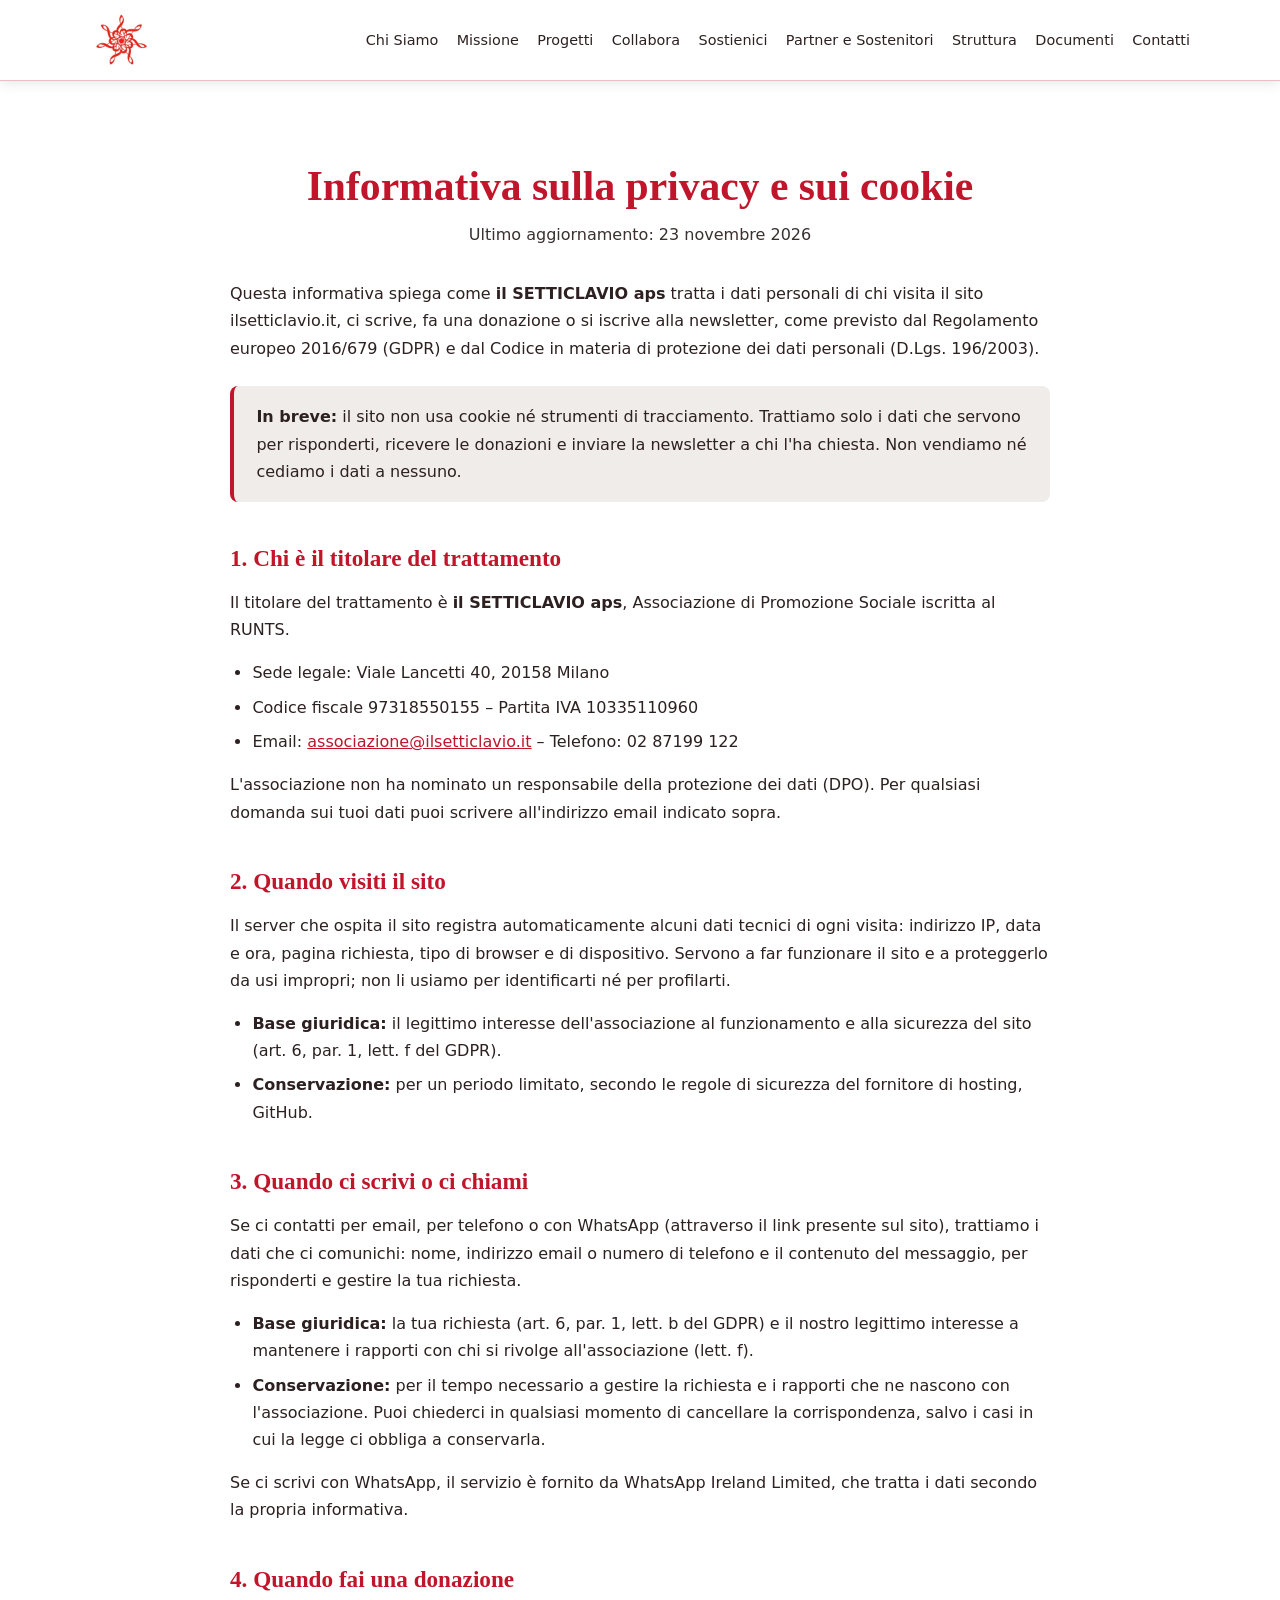
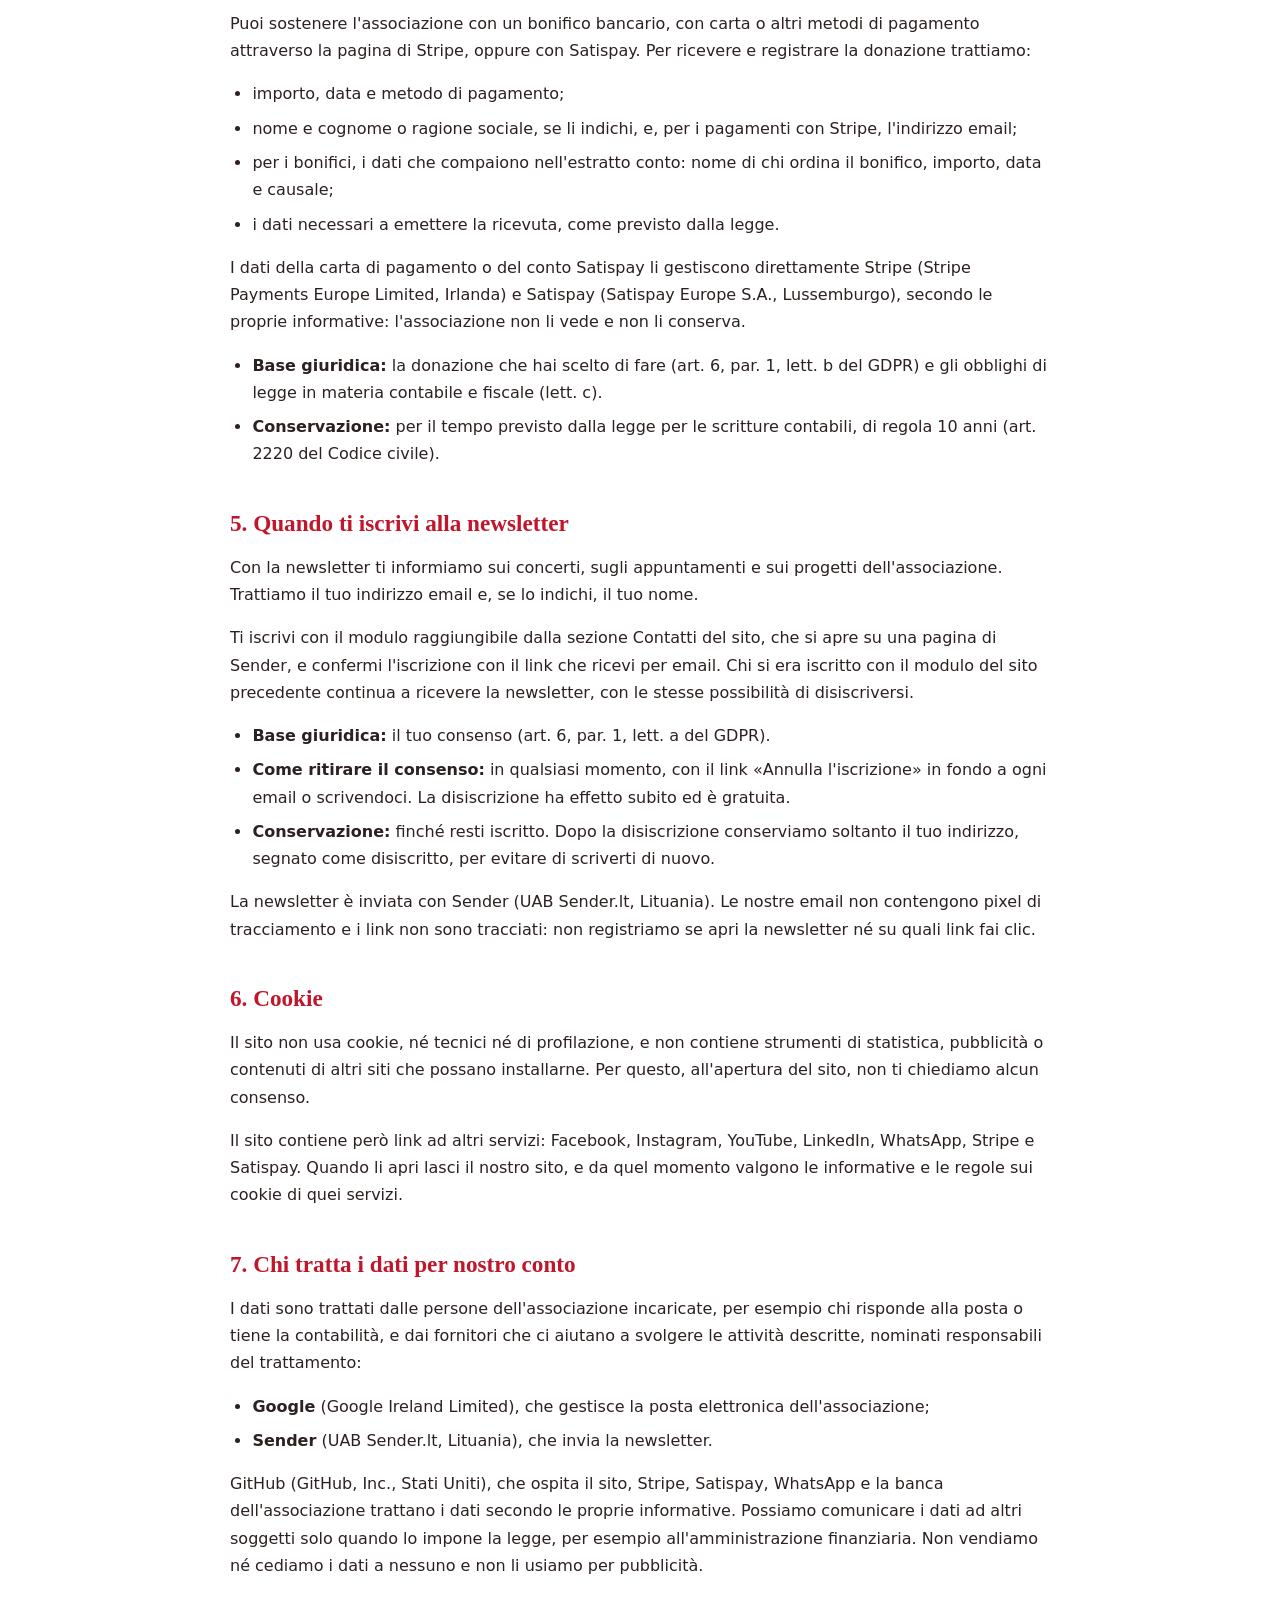
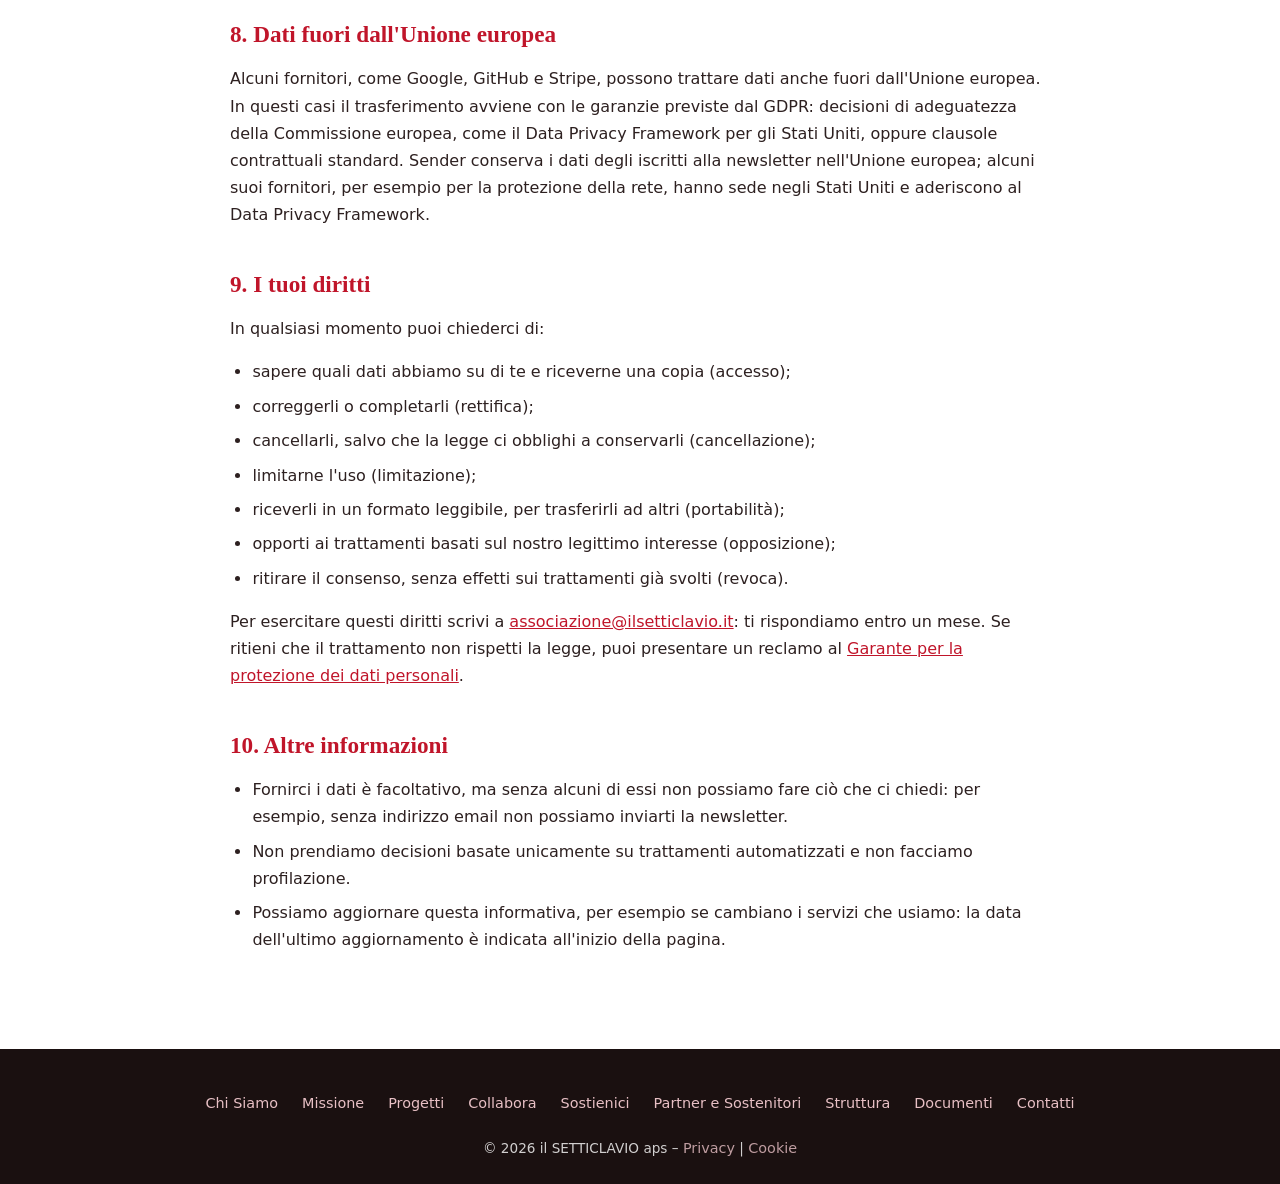
<file: privacy.html>
<!DOCTYPE html>
<html lang="it">
<head>
  <meta charset="UTF-8" />
  <meta name="viewport" content="width=device-width, initial-scale=1.0" />
  <title>Privacy e cookie – il SETTICLAVIO aps</title>
  <meta name="description" content="Informativa sulla privacy e sui cookie de il SETTICLAVIO aps: quali dati trattiamo, perché, per quanto tempo e come esercitare i tuoi diritti." />
  <meta name="robots" content="index, follow" />
  <meta name="theme-color" content="#c0152a" />
  <link rel="icon" href="favicon.ico" sizes="any" />
  <link rel="icon" type="image/png" sizes="32x32" href="assets/images/favicon-32x32.png" />
  <link rel="icon" type="image/png" sizes="16x16" href="assets/images/favicon-16x16.png" />
  <link rel="apple-touch-icon" sizes="180x180" href="assets/images/apple-touch-icon.png" />
  <link rel="canonical" href="https://ilsetticlavio.it/privacy.html" />
  <link rel="stylesheet" href="assets/css/style.css?v=202610301726" />
  <style>
    .informativa { max-width: 820px; margin: 0 auto; }
    .informativa h1 { font-size: clamp(1.8rem, 4vw, 2.6rem); color: var(--red); text-align: center; margin-bottom: .5rem; }
    .informativa .aggiornamento { text-align: center; color: var(--gray-700); margin-bottom: 2rem; }
    .informativa h2 { text-align: left; font-size: 1.45rem; margin: 2.6rem 0 1rem; scroll-margin-top: 6rem; }
    .informativa ul { list-style: disc; padding-left: 1.4rem; margin: 1rem 0; }
    .informativa li + li { margin-top: .45rem; }
    .informativa ul + p { margin-top: 1rem; }
    .informativa .in-breve { background: var(--gray-100); border-left: 4px solid var(--red); border-radius: var(--radius); padding: 1.1rem 1.4rem; margin-top: 1.5rem; }
  </style>
</head>
<body>
  <header class="site-header" id="top">
    <div class="container header-inner">
      <a href="index.html" class="logo" aria-label="il SETTICLAVIO aps – homepage">
        <img src="assets/images/logo-header.jpg" alt="il SETTICLAVIO aps – logo" width="66" height="56" />
      </a>

      <button class="nav-toggle" id="navToggle" aria-expanded="false" aria-controls="mainNav" aria-label="Apri menu">
        <span></span><span></span><span></span>
      </button>

      <nav class="main-nav" id="mainNav" aria-label="Navigazione principale">
        <ul>
          <li><a href="index.html#chi-siamo">Chi Siamo</a></li>
          <li><a href="index.html#missione">Missione</a></li>
          <li><a href="index.html#progetti">Progetti</a></li>
          <li><a href="index.html#collabora">Collabora</a></li>
          <li><a href="index.html#sostienici">Sostienici</a></li>
          <li><a href="index.html#partner">Partner e Sostenitori</a></li>
          <li><a href="index.html#struttura">Struttura</a></li>
          <li><a href="index.html#documenti">Documenti</a></li>
          <li><a href="index.html#contatti">Contatti</a></li>
        </ul>
      </nav>
    </div>
  </header>

  <main id="main">
    <section class="section" aria-label="Informativa sulla privacy e sui cookie">
      <div class="container informativa">
<h1>Informativa sulla privacy e sui cookie</h1>
<p class="aggiornamento">Ultimo aggiornamento: 23 novembre 2026</p>
<p>Questa informativa spiega come <strong>il SETTICLAVIO aps</strong> tratta i dati personali di chi visita il sito ilsetticlavio.it, ci scrive, fa una donazione o si iscrive alla newsletter, come previsto dal Regolamento europeo 2016/679 (GDPR) e dal Codice in materia di protezione dei dati personali (D.Lgs. 196/2003).</p>
<p class="in-breve"><strong>In breve:</strong> il sito non usa cookie né strumenti di tracciamento. Trattiamo solo i dati che servono per risponderti, ricevere le donazioni e inviare la newsletter a chi l&#x27;ha chiesta. Non vendiamo né cediamo i dati a nessuno.</p>
<h2 id="titolare">1. Chi è il titolare del trattamento</h2>
<p>Il titolare del trattamento è <strong>il SETTICLAVIO aps</strong>, Associazione di Promozione Sociale iscritta al RUNTS.</p>
<ul><li>Sede legale: Viale Lancetti 40, 20158 Milano</li><li>Codice fiscale 97318550155 – Partita IVA 10335110960</li><li>Email: <a href="mailto:associazione@ilsetticlavio.it">associazione@ilsetticlavio.it</a> – Telefono: 02 87199 122</li></ul>
<p>L&#x27;associazione non ha nominato un responsabile della protezione dei dati (DPO). Per qualsiasi domanda sui tuoi dati puoi scrivere all&#x27;indirizzo email indicato sopra.</p>
<h2 id="navigazione">2. Quando visiti il sito</h2>
<p>Il server che ospita il sito registra automaticamente alcuni dati tecnici di ogni visita: indirizzo IP, data e ora, pagina richiesta, tipo di browser e di dispositivo. Servono a far funzionare il sito e a proteggerlo da usi impropri; non li usiamo per identificarti né per profilarti.</p>
<ul><li><strong>Base giuridica:</strong> il legittimo interesse dell&#x27;associazione al funzionamento e alla sicurezza del sito (art. 6, par. 1, lett. f del GDPR).</li><li><strong>Conservazione:</strong> per un periodo limitato, secondo le regole di sicurezza del fornitore di hosting, GitHub.</li></ul>
<h2 id="contatti">3. Quando ci scrivi o ci chiami</h2>
<p>Se ci contatti per email, per telefono o con WhatsApp (attraverso il link presente sul sito), trattiamo i dati che ci comunichi: nome, indirizzo email o numero di telefono e il contenuto del messaggio, per risponderti e gestire la tua richiesta.</p>
<ul><li><strong>Base giuridica:</strong> la tua richiesta (art. 6, par. 1, lett. b del GDPR) e il nostro legittimo interesse a mantenere i rapporti con chi si rivolge all&#x27;associazione (lett. f).</li><li><strong>Conservazione:</strong> per il tempo necessario a gestire la richiesta e i rapporti che ne nascono con l&#x27;associazione. Puoi chiederci in qualsiasi momento di cancellare la corrispondenza, salvo i casi in cui la legge ci obbliga a conservarla.</li></ul>
<p>Se ci scrivi con WhatsApp, il servizio è fornito da WhatsApp Ireland Limited, che tratta i dati secondo la propria informativa.</p>
<h2 id="donazioni">4. Quando fai una donazione</h2>
<p>Puoi sostenere l&#x27;associazione con un bonifico bancario, con carta o altri metodi di pagamento attraverso la pagina di Stripe, oppure con Satispay. Per ricevere e registrare la donazione trattiamo:</p>
<ul><li>importo, data e metodo di pagamento;</li><li>nome e cognome o ragione sociale, se li indichi, e, per i pagamenti con Stripe, l&#x27;indirizzo email;</li><li>per i bonifici, i dati che compaiono nell&#x27;estratto conto: nome di chi ordina il bonifico, importo, data e causale;</li><li>i dati necessari a emettere la ricevuta, come previsto dalla legge.</li></ul>
<p>I dati della carta di pagamento o del conto Satispay li gestiscono direttamente Stripe (Stripe Payments Europe Limited, Irlanda) e Satispay (Satispay Europe S.A., Lussemburgo), secondo le proprie informative: l&#x27;associazione non li vede e non li conserva.</p>
<ul><li><strong>Base giuridica:</strong> la donazione che hai scelto di fare (art. 6, par. 1, lett. b del GDPR) e gli obblighi di legge in materia contabile e fiscale (lett. c).</li><li><strong>Conservazione:</strong> per il tempo previsto dalla legge per le scritture contabili, di regola 10 anni (art. 2220 del Codice civile).</li></ul>
<h2 id="newsletter">5. Quando ti iscrivi alla newsletter</h2>
<p>Con la newsletter ti informiamo sui concerti, sugli appuntamenti e sui progetti dell&#x27;associazione. Trattiamo il tuo indirizzo email e, se lo indichi, il tuo nome.</p>
<p>Ti iscrivi con il modulo raggiungibile dalla sezione Contatti del sito, che si apre su una pagina di Sender, e confermi l&#x27;iscrizione con il link che ricevi per email. Chi si era iscritto con il modulo del sito precedente continua a ricevere la newsletter, con le stesse possibilità di disiscriversi.</p>
<ul><li><strong>Base giuridica:</strong> il tuo consenso (art. 6, par. 1, lett. a del GDPR).</li><li><strong>Come ritirare il consenso:</strong> in qualsiasi momento, con il link «Annulla l&#x27;iscrizione» in fondo a ogni email o scrivendoci. La disiscrizione ha effetto subito ed è gratuita.</li><li><strong>Conservazione:</strong> finché resti iscritto. Dopo la disiscrizione conserviamo soltanto il tuo indirizzo, segnato come disiscritto, per evitare di scriverti di nuovo.</li></ul>
<p>La newsletter è inviata con Sender (UAB Sender.lt, Lituania). Le nostre email non contengono pixel di tracciamento e i link non sono tracciati: non registriamo se apri la newsletter né su quali link fai clic.</p>
<h2 id="cookie">6. Cookie</h2>
<p>Il sito non usa cookie, né tecnici né di profilazione, e non contiene strumenti di statistica, pubblicità o contenuti di altri siti che possano installarne. Per questo, all&#x27;apertura del sito, non ti chiediamo alcun consenso.</p>
<p>Il sito contiene però link ad altri servizi: Facebook, Instagram, YouTube, LinkedIn, WhatsApp, Stripe e Satispay. Quando li apri lasci il nostro sito, e da quel momento valgono le informative e le regole sui cookie di quei servizi.</p>
<h2 id="destinatari">7. Chi tratta i dati per nostro conto</h2>
<p>I dati sono trattati dalle persone dell&#x27;associazione incaricate, per esempio chi risponde alla posta o tiene la contabilità, e dai fornitori che ci aiutano a svolgere le attività descritte, nominati responsabili del trattamento:</p>
<ul><li><strong>Google</strong> (Google Ireland Limited), che gestisce la posta elettronica dell&#x27;associazione;</li><li><strong>Sender</strong> (UAB Sender.lt, Lituania), che invia la newsletter.</li></ul>
<p>GitHub (GitHub, Inc., Stati Uniti), che ospita il sito, Stripe, Satispay, WhatsApp e la banca dell&#x27;associazione trattano i dati secondo le proprie informative. Possiamo comunicare i dati ad altri soggetti solo quando lo impone la legge, per esempio all&#x27;amministrazione finanziaria. Non vendiamo né cediamo i dati a nessuno e non li usiamo per pubblicità.</p>
<h2 id="estero">8. Dati fuori dall&#x27;Unione europea</h2>
<p>Alcuni fornitori, come Google, GitHub e Stripe, possono trattare dati anche fuori dall&#x27;Unione europea. In questi casi il trasferimento avviene con le garanzie previste dal GDPR: decisioni di adeguatezza della Commissione europea, come il Data Privacy Framework per gli Stati Uniti, oppure clausole contrattuali standard. Sender conserva i dati degli iscritti alla newsletter nell&#x27;Unione europea; alcuni suoi fornitori, per esempio per la protezione della rete, hanno sede negli Stati Uniti e aderiscono al Data Privacy Framework.</p>
<h2 id="diritti">9. I tuoi diritti</h2>
<p>In qualsiasi momento puoi chiederci di:</p>
<ul><li>sapere quali dati abbiamo su di te e riceverne una copia (accesso);</li><li>correggerli o completarli (rettifica);</li><li>cancellarli, salvo che la legge ci obblighi a conservarli (cancellazione);</li><li>limitarne l&#x27;uso (limitazione);</li><li>riceverli in un formato leggibile, per trasferirli ad altri (portabilità);</li><li>opporti ai trattamenti basati sul nostro legittimo interesse (opposizione);</li><li>ritirare il consenso, senza effetti sui trattamenti già svolti (revoca).</li></ul>
<p>Per esercitare questi diritti scrivi a <a href="mailto:associazione@ilsetticlavio.it">associazione@ilsetticlavio.it</a>: ti rispondiamo entro un mese. Se ritieni che il trattamento non rispetti la legge, puoi presentare un reclamo al <a href="https://www.garanteprivacy.it" target="_blank" rel="noopener noreferrer">Garante per la protezione dei dati personali</a>.</p>
<h2 id="altro">10. Altre informazioni</h2>
<ul><li>Fornirci i dati è facoltativo, ma senza alcuni di essi non possiamo fare ciò che ci chiedi: per esempio, senza indirizzo email non possiamo inviarti la newsletter.</li><li>Non prendiamo decisioni basate unicamente su trattamenti automatizzati e non facciamo profilazione.</li><li>Possiamo aggiornare questa informativa, per esempio se cambiano i servizi che usiamo: la data dell&#x27;ultimo aggiornamento è indicata all&#x27;inizio della pagina.</li></ul>
      </div>
    </section>
  </main>

  <footer class="site-footer">
    <div class="container footer-inner">
      <nav aria-label="Link footer">
        <ul>
          <li><a href="index.html#chi-siamo">Chi Siamo</a></li>
          <li><a href="index.html#missione">Missione</a></li>
          <li><a href="index.html#progetti">Progetti</a></li>
          <li><a href="index.html#collabora">Collabora</a></li>
          <li><a href="index.html#sostienici">Sostienici</a></li>
          <li><a href="index.html#partner">Partner e Sostenitori</a></li>
          <li><a href="index.html#struttura">Struttura</a></li>
          <li><a href="index.html#documenti">Documenti</a></li>
          <li><a href="index.html#contatti">Contatti</a></li>
        </ul>
      </nav>
      <p class="footer-copy">
        © <span id="year"></span> il SETTICLAVIO aps –
        <a href="privacy.html">Privacy</a> |
        <a href="privacy.html#cookie">Cookie</a>
      </p>
    </div>
  </footer>

  <a href="#top" class="back-to-top" id="backToTop" aria-label="Torna in cima">↑</a>

  <script src="assets/js/main.js?v=202610301726"></script>
</body>
</html>
</file>
<file: assets/css/style.css>
/* ===========================
   RESET & BASE
   =========================== */
*, *::before, *::after { box-sizing: border-box; margin: 0; padding: 0; }

:root {
  --red:       #c0152a;
  --red-dark:  #8e0f1f;
  --red-light: #e8c0c5;
  --white:     #ffffff;
  --off-white: #f7f4f2;
  --gray-100:  #f0ecea;
  --gray-700:  #3a3030;
  --gray-900:  #1a1010;
  --text:      #2d2020;
  --radius:    8px;
  --shadow:    0 2px 12px rgba(0,0,0,.10);
  --shadow-lg: 0 8px 24px rgba(0,0,0,.14);
  --transition: .25s ease;
  --max-w:     1100px;
  --font:      'Georgia', 'Times New Roman', serif;
  --font-ui:   system-ui, -apple-system, sans-serif;
}

html { scroll-behavior: smooth; }

body {
  font-family: var(--font-ui);
  font-size: 1rem;
  line-height: 1.7;
  color: var(--text);
  background: var(--white);
}

img { max-width: 100%; height: auto; display: block; }
a  { color: var(--red); text-decoration: underline; }
a:hover { color: var(--red-dark); }

ul { list-style: none; }

/* ===========================
   TYPOGRAPHY
   =========================== */
h1, h2, h3, h4 {
  font-family: var(--font);
  line-height: 1.25;
  color: var(--gray-900);
}
h1 { font-size: clamp(2rem, 5vw, 3.5rem); }
h2 {
  font-size: clamp(1.6rem, 3vw, 2.4rem);
  color: var(--red);
  margin-bottom: 1.5rem;
  text-align: center;
}
h3 { font-size: 1.2rem; margin-bottom: .6rem; }
h4 { font-size: 1rem; margin-bottom: .4rem; }

p + p { margin-top: 1rem; }

.section-intro {
  max-width: 820px;
  margin: 0 auto 1.2rem;
  text-align: center;
  font-size: 1.05rem;
  color: var(--gray-700);
}

.impact-callout {
  max-width: 760px;
  margin: 1.5rem auto 0;
  padding: 1.6rem 1.8rem;
  background: var(--white);
  border-left: 4px solid var(--red);
  border-radius: var(--radius);
  box-shadow: var(--shadow);
}
.impact-callout p { margin: 0; }
.impact-callout-lead {
  font-size: 1.15rem;
  color: var(--gray-900);
  line-height: 1.5;
}
.impact-callout-lead strong { color: var(--red); }
.impact-callout-body {
  margin-top: .7rem !important;
  color: var(--gray-700);
  font-size: 1rem;
}
.impact-callout-body strong { color: var(--red-dark); }
.section-lead {
  text-align: center;
  font-size: 1.05rem;
  color: var(--red-dark);
  margin: 0 auto 1rem;
  font-family: var(--font);
  font-style: italic;
}
.section-subtitle {
  text-align: center;
  font-size: 1.3rem;
  color: var(--red-dark);
  margin-bottom: 1rem;
}

/* ===========================
   LAYOUT
   =========================== */
.container {
  width: min(var(--max-w), 100% - 2rem);
  margin-inline: auto;
}

.section       { padding: 5rem 0; }
.section-alt   { background: var(--gray-100); }
.section-dark  { background: var(--red); color: var(--white); }
.section-dark h2 { color: var(--white); }
.section-dark a  { color: var(--red-light); }
.section-dark a:hover { color: var(--white); }

.section-cta   { text-align: center; margin-top: 2.5rem; }

.two-col   { display: grid; grid-template-columns: 1fr 1fr; gap: 3rem; align-items: start; }
.three-col { display: grid; grid-template-columns: repeat(3, 1fr); gap: 2rem; margin-top: 2.5rem; }
.four-col  { display: grid; grid-template-columns: repeat(4, 1fr); gap: 1.5rem; }

@media (max-width: 900px) {
  .two-col   { grid-template-columns: 1fr; }
  .three-col { grid-template-columns: 1fr 1fr; }
  .four-col  { grid-template-columns: 1fr 1fr; }
}
@media (max-width: 540px) {
  .three-col, .four-col { grid-template-columns: 1fr; }
}

/* ===========================
   BUTTONS
   =========================== */
.btn {
  display: inline-block;
  padding: .7rem 1.6rem;
  border-radius: var(--radius);
  font-family: var(--font-ui);
  font-size: .95rem;
  font-weight: 600;
  text-decoration: none;
  cursor: pointer;
  border: 2px solid transparent;
  transition: background var(--transition), color var(--transition), border-color var(--transition), transform var(--transition);
}
.btn:hover { transform: translateY(-1px); }
.btn-primary  { background: var(--red); color: var(--white); border-color: var(--red); }
.btn-primary:hover  { background: var(--red-dark); border-color: var(--red-dark); color: var(--white); }
.btn-outline  { background: transparent; color: var(--red); border-color: var(--red); }
.btn-outline:hover  { background: var(--red); color: var(--white); }
.btn-secondary { background: var(--white); color: var(--red); border-color: var(--white); }
.btn-secondary:hover { background: var(--off-white); }

.btn-donate {
  display: inline-flex;
  align-items: center;
  gap: .6rem;
  padding: 1rem 2.2rem;
  font-size: 1.05rem;
  letter-spacing: .01em;
  color: var(--white);
  border-color: transparent;
  background: linear-gradient(135deg, #198754, #146c43);
  box-shadow: 0 6px 20px rgba(25, 135, 84, .35);
  animation: donate-pulse 2.6s ease-in-out infinite;
}
.btn-donate:hover {
  color: var(--white);
  background: linear-gradient(135deg, #146c43, #198754);
  box-shadow: 0 12px 28px rgba(25, 135, 84, .5);
  transform: translateY(-2px);
}
.btn-donate-heart {
  width: 18px;
  height: 18px;
  fill: currentColor;
  transform-origin: center;
  animation: donate-heartbeat 1.6s ease-in-out infinite;
}

@keyframes donate-pulse {
  0%, 100% { box-shadow: 0 6px 20px rgba(25, 135, 84, .35); }
  50%      { box-shadow: 0 8px 28px rgba(25, 135, 84, .55); }
}
@keyframes donate-heartbeat {
  0%, 100% { transform: scale(1); }
  14%      { transform: scale(1.22); }
  28%      { transform: scale(1); }
  42%      { transform: scale(1.14); }
  56%      { transform: scale(1); }
}
@media (prefers-reduced-motion: reduce) {
  .btn-donate, .btn-donate-heart { animation: none; }
}

.btn-cta {
  display: inline-flex;
  align-items: center;
  gap: .6rem;
  padding: 1rem 2.2rem;
  font-size: 1.05rem;
  letter-spacing: .01em;
  color: var(--white);
  border-color: transparent;
  background: linear-gradient(135deg, var(--red), var(--red-dark));
  box-shadow: 0 6px 20px rgba(192, 21, 42, .25);
}
.btn-cta:hover {
  color: var(--white);
  background: linear-gradient(135deg, var(--red-dark), var(--red));
  box-shadow: 0 12px 28px rgba(192, 21, 42, .4);
  transform: translateY(-2px);
}
.btn-cta-arrow {
  width: 18px;
  height: 18px;
  transition: transform var(--transition);
}
.btn-cta:hover .btn-cta-arrow { transform: translateX(4px); }
@media (prefers-reduced-motion: reduce) {
  .btn-cta-arrow { transition: none; }
}

/* ===========================
   HEADER
   =========================== */
.site-header {
  position: sticky;
  top: 0;
  z-index: 100;
  background: var(--white);
  border-bottom: 1px solid var(--red-light);
  box-shadow: var(--shadow);
}
.header-inner {
  display: flex;
  align-items: center;
  gap: 2rem;
  padding-block: .75rem;
}
.logo img {
  height: 56px;
  width: auto;
  display: block;
}
.logo { text-decoration: none; }

.main-nav { flex: 1; }
.main-nav ul { display: flex; justify-content: flex-end; gap: 1.15rem; flex-wrap: nowrap; }
.main-nav a {
  color: var(--text);
  text-decoration: none;
  font-weight: 500;
  font-size: .9rem;
  white-space: nowrap;
  padding: .25rem 0;
  border-bottom: 2px solid transparent;
  transition: border-color var(--transition), color var(--transition);
}
.main-nav a:hover { color: var(--red); border-bottom-color: var(--red); }

.nav-toggle {
  display: none;
  flex-direction: column;
  gap: 5px;
  background: none;
  border: none;
  cursor: pointer;
  padding: .5rem;
  margin-left: auto;
}
.nav-toggle span {
  display: block;
  width: 24px; height: 2px;
  background: var(--text);
  border-radius: 2px;
  transition: transform var(--transition), opacity var(--transition);
}
.nav-toggle[aria-expanded="true"] span:nth-child(1) { transform: translateY(7px) rotate(45deg); }
.nav-toggle[aria-expanded="true"] span:nth-child(2) { opacity: 0; }
.nav-toggle[aria-expanded="true"] span:nth-child(3) { transform: translateY(-7px) rotate(-45deg); }

@media (max-width: 1120px) {
  .nav-toggle { display: flex; }
  .header-inner > .btn { display: none; }
  .main-nav {
    display: none;
    position: absolute;
    top: 100%;
    left: 0; right: 0;
    background: var(--white);
    border-top: 1px solid var(--red-light);
    padding: 1.5rem;
    box-shadow: var(--shadow);
  }
  .main-nav.is-open { display: block; }
  .main-nav ul { flex-direction: column; justify-content: flex-start; gap: 1rem; }
  .main-nav a { font-size: 1.1rem; }
}

/* ===========================
   HERO
   =========================== */
.hero {
  background: var(--white);
  padding: 0;
}
.hero-image {
  display: block;
  width: 100%;
  height: auto;
  margin: 0;
}

.sr-only {
  position: absolute;
  width: 1px;
  height: 1px;
  padding: 0;
  margin: -1px;
  overflow: hidden;
  clip: rect(0, 0, 0, 0);
  white-space: nowrap;
  border: 0;
}

/* ===========================
   CARDS (Chi Siamo)
   =========================== */
.cards-small { display: flex; flex-direction: column; gap: 1.2rem; }
.card-small {
  background: var(--off-white);
  border-radius: var(--radius);
  padding: 1.2rem 1.4rem;
  border-left: 4px solid var(--red-light);
}
.card-small.highlight { border-left-color: var(--red); background: #fff0f2; }
.did-you-know {
  margin-top: 3rem;
  padding: 2rem 2.5rem;
  background: #fff0f2;
  border-left: 4px solid var(--red);
  border-radius: var(--radius);
  box-shadow: var(--shadow);
}
.dyk-title {
  display: flex;
  align-items: center;
  gap: .75rem;
  font-family: var(--font);
  font-size: 1.95rem;
  color: var(--red);
  margin: 0 0 1.2rem;
  line-height: 1.1;
}
.dyk-icon {
  width: 48px;
  height: 48px;
  stroke: var(--red);
  fill: none;
  flex-shrink: 0;
}
.dyk-body {
  background: var(--white);
  padding: 1.4rem 1.6rem;
  border-radius: var(--radius);
  box-shadow: 0 1px 4px rgba(0, 0, 0, .04);
  color: var(--gray-700);
}
.dyk-body p { margin: 0 0 .9rem; line-height: 1.65; }
.dyk-body p:last-child { margin-bottom: 0; }
.dyk-body strong { color: var(--gray-900); }

@media (max-width: 700px) {
  .did-you-know { padding: 1.6rem 1.4rem; }
  .dyk-title { font-size: 1.6rem; }
  .dyk-icon { width: 38px; height: 38px; }
  .dyk-body { padding: 1.2rem 1.3rem; }
}

.setticlavio-quote {
  font-family: var(--font);
  font-style: italic;
  color: var(--red-dark);
  background: var(--white);
  border-left: 4px solid var(--red);
  border-radius: 0 var(--radius) var(--radius) 0;
  box-shadow: 0 2px 8px rgba(192, 21, 42, .08);
  padding: 1rem 1.4rem;
  margin: 1.2rem 0 0;
  font-size: 1.08rem;
  line-height: 1.5;
}
.card-small .card-icon {
  display: block;
  width: 56px;
  height: 56px;
  object-fit: contain;
  margin-bottom: .6rem;
}

/* ===========================
   TIMELINE (Chi Siamo)
   =========================== */
.timeline {
  list-style: none;
  margin: 1.5rem 0 0;
  padding: 0;
  position: relative;
}
.timeline::before {
  content: "";
  position: absolute;
  left: 70px;
  top: 8px;
  bottom: 8px;
  width: 2px;
  background: var(--red-light);
}
.timeline li {
  position: relative;
  display: grid;
  grid-template-columns: 90px 1fr;
  gap: 1.2rem;
  padding: 0 0 1.8rem;
}
.timeline li:last-child { padding-bottom: 0; }
.timeline-year {
  font-family: var(--font);
  font-weight: 700;
  font-size: 1.15rem;
  color: var(--red);
  text-align: right;
  padding-right: 1.4rem;
  position: relative;
  line-height: 1.3;
}
.timeline-year::after {
  content: "";
  position: absolute;
  right: -7px;
  top: 6px;
  width: 14px;
  height: 14px;
  border-radius: 50%;
  background: var(--red);
  border: 3px solid var(--white);
  box-shadow: 0 0 0 2px var(--red-light);
}
.timeline-body h3 {
  margin: 0 0 .4rem;
  font-size: 1.1rem;
  color: var(--gray-900);
}
.timeline-body p {
  margin: 0;
  line-height: 1.55;
}

@media (max-width: 540px) {
  .timeline::before { left: 50px; }
  .timeline li { grid-template-columns: 70px 1fr; gap: .8rem; }
  .timeline-year { font-size: 1rem; padding-right: 1rem; }
}

/* ===========================
   VALUES
   =========================== */
.value-card {
  background: var(--white);
  border-radius: var(--radius);
  padding: 2rem 1.5rem;
  text-align: center;
  box-shadow: var(--shadow);
  border-top: 4px solid var(--red);
  transition: transform var(--transition), box-shadow var(--transition);
  display: flex;
  flex-direction: column;
}
.value-card p {
  font-size: .95rem;
  line-height: 1.7;
  text-align: left;
}
.value-card p + p { margin-top: .8rem; }
.value-card:hover { transform: translateY(-4px); box-shadow: var(--shadow-lg); }
.value-icon {
  display: inline-flex;
  align-items: center;
  justify-content: center;
  width: 110px;
  height: 110px;
  margin: 0 auto 1rem;
  color: var(--red);
  background: #fff0f2;
  border-radius: 50%;
}
.value-icon svg { width: 60px; height: 60px; }
.value-img {
  display: block;
  width: 110px;
  height: 110px;
  object-fit: contain;
  margin: 0 auto 1rem;
}

/* ===========================
   PROJECTS
   =========================== */
.project-list { display: flex; flex-direction: column; gap: 3rem; margin-top: 1rem; }
.project-card {
  display: grid;
  grid-template-columns: 1fr 1fr;
  gap: 0;
  align-items: stretch;
  background: var(--off-white);
  border-radius: var(--radius);
  overflow: hidden;
  box-shadow: var(--shadow);
}
.project-card--reverse .project-img { order: 2; }

.project-img {
  min-height: 320px;
  background: var(--white) url('../images/atempo.png') center/contain no-repeat;
}
.project-img--onde { background-image: url('../images/traleonde.png'); }
.project-img--mfl  { background-image: url('../images/musicforlife.png'); }
.project-img--iim  { background-image: url('../images/insieme-in-musica-locandina.jpg'); background-size: auto 92%; }

.project-body { padding: 2.5rem 2rem; }
.project-body h3 { font-size: 1.5rem; color: var(--red); margin-bottom: 1rem; }

@media (max-width: 700px) {
  .project-card { grid-template-columns: 1fr; }
  .project-card--reverse .project-img { order: 0; }
  .project-img { min-height: 220px; }
}

/* ===========================
   SERVICES (Aziende)
   =========================== */
.service-card {
  background: var(--white);
  border-radius: var(--radius);
  padding: 1.5rem;
  box-shadow: var(--shadow);
  text-align: center;
  transition: transform var(--transition), box-shadow var(--transition);
}
.service-card:hover { transform: translateY(-4px); box-shadow: var(--shadow-lg); }
.service-icon { font-size: 2rem; margin-bottom: .8rem; }
.service-img {
  display: block;
  width: 90px;
  height: 90px;
  object-fit: contain;
  margin: 0 auto .8rem;
}
.service-card h4 { color: var(--red-dark); }
.service-card p { font-size: .95rem; color: var(--gray-700); }

.company-benefits {
  margin: 2.5rem auto 0;
  padding: 1.8rem 2rem;
  background: var(--white);
  border-radius: var(--radius);
  box-shadow: var(--shadow);
}
.company-benefits-title {
  text-align: center;
  color: var(--red);
  font-size: 1.2rem;
  margin: 0 0 1.4rem;
}
.company-benefits ul {
  list-style: none;
  padding: 0;
  margin: 0;
  display: grid;
  grid-template-columns: repeat(4, 1fr);
  gap: 1.5rem;
}
.company-benefits li { display: flex; gap: .7rem; align-items: flex-start; font-size: .92rem; color: var(--gray-700); line-height: 1.5; }
.company-benefits li svg { width: 26px; height: 26px; flex-shrink: 0; color: var(--red); }
.company-benefits li strong { display: block; color: var(--gray-900); margin-bottom: .15rem; }
.company-knowhow {
  max-width: 760px;
  margin: 1.8rem auto 0;
  text-align: center;
  color: var(--gray-700);
}
.company-knowhow strong { color: var(--red-dark); }
.company-partners-link { margin: 1rem 0 0; font-size: .95rem; }
.company-partners-link a { color: var(--red); text-decoration: underline; }
@media (max-width: 900px) {
  .company-benefits ul { grid-template-columns: 1fr 1fr; }
}
@media (max-width: 540px) {
  .company-benefits { padding: 1.5rem 1.2rem; }
  .company-benefits ul { grid-template-columns: 1fr; }
}

/* ===========================
   SUPPORT CARDS
   =========================== */
.support-card {
  background: var(--off-white);
  border-radius: var(--radius);
  padding: 2rem 1.5rem;
  display: flex;
  flex-direction: column;
  gap: .8rem;
  box-shadow: var(--shadow);
  border-top: 4px solid var(--red);
}
.support-grid {
  display: grid;
  grid-template-columns: 1fr 1fr;
  gap: 2rem;
  margin-top: 2.5rem;
}
.support-card-wide { grid-column: 1 / -1; }
.support-intro {
  display: flex;
  align-items: flex-start;
  gap: 1.5rem;
}
.support-intro .support-img { flex-shrink: 0; }
.support-intro p { margin-bottom: .6rem; }
.donate-options {
  display: grid;
  grid-template-columns: repeat(3, 1fr);
  gap: 1.2rem;
  margin-top: .4rem;
}
@media (max-width: 900px) {
  .donate-options { grid-template-columns: 1fr 1fr; }
  .donate-options .donate-option:first-child { grid-column: 1 / -1; }
}
@media (max-width: 640px) {
  .support-grid, .donate-options { grid-template-columns: 1fr; }
  .support-intro { flex-direction: column; gap: .4rem; }
  .iban { white-space: normal; }
}

.support-card h3 {
  color: var(--red);
  font-size: 1.3rem;
  margin-bottom: .4rem;
}
.support-img {
  display: block;
  width: 80px;
  height: 80px;
  object-fit: contain;
  margin-bottom: .4rem;
}
.support-card .btn { margin-top: auto; align-self: flex-start; }

.donate-prompt {
  margin: .2rem 0 -.2rem;
  font-size: .98rem;
  color: var(--gray-900);
}
.donate-prompt strong { color: var(--red-dark); }

.section-cta .donate-prompt {
  max-width: 560px;
  margin: 0 auto 1.5rem;
  font-size: 1.05rem;
  line-height: 1.6;
}

.payment-methods {
  list-style: none;
  display: flex;
  flex-wrap: wrap;
  gap: .4rem;
  padding: 0;
  margin: .7rem 0 0;
  align-self: flex-start;
}
.payment-methods li { display: flex; }
.payment-methods svg {
  height: 22px;
  width: auto;
  display: block;
  border-radius: 4px;
  box-shadow: 0 1px 2px rgba(0,0,0,.08);
}

.donate-option {
  background: var(--white);
  border-radius: var(--radius);
  padding: 1.6rem 1.2rem 1.4rem;
  display: flex;
  flex-direction: column;
  align-items: center;
  text-align: center;
  gap: .55rem;
  box-shadow: 0 1px 6px rgba(0,0,0,.07);
  border-top: 3px solid var(--red);
}
.donate-option--satispay { border-top-color: #ff3d00; }
.donate-option--carta { border-top-color: #198754; }
.donate-option--carta .donate-option-icon { background: #d1e7dd; color: #198754; }
.donate-choose {
  margin: 1.2rem 0 .2rem;
  font-weight: 700;
  font-size: .85rem;
  text-transform: uppercase;
  letter-spacing: .08em;
  color: var(--gray-700);
  text-align: center;
}
.donate-option-icon {
  width: 56px;
  height: 56px;
  border-radius: 50%;
  background: var(--red-light);
  color: var(--red);
  display: flex;
  align-items: center;
  justify-content: center;
}
.donate-option-icon svg { width: 28px; height: 28px; }
.donate-option-logo { width: auto; border-radius: 0; background: none; }
.donate-option-logo img { height: 26px; width: auto; display: block; }
.donate-option-title {
  font-family: var(--font-ui);
  font-size: 1.1rem;
  font-weight: 700;
  color: var(--gray-900);
  margin: .2rem 0 0;
}
.donate-badge {
  font-size: .75rem;
  font-weight: 700;
  color: var(--white);
  background: var(--red);
  padding: .15rem .65rem;
  border-radius: 999px;
}
.donate-badge-muted { background: #198754; }
.donate-badge-satispay { background: #ff3d00; }
.donate-badge-heart { display: inline-flex; align-items: center; padding: .3rem .8rem; }
.donate-badge-heart .btn-donate-heart { width: 14px; height: 14px; }
.donate-option-text { font-size: .93rem; margin: 0 0 .3rem; color: var(--gray-700); }
.donate-option .btn,
.donate-option .iban-box { margin-top: auto; align-self: stretch; justify-content: center; }
.donate-option .btn { padding: .85rem 1.2rem; font-size: 1rem; }
.donate-option .payment-methods { align-self: center; margin: 0 0 .4rem; }

.iban-box {
  display: flex;
  flex-direction: column;
  align-items: center;
  gap: .4rem;
  background: var(--off-white);
  border: 1px dashed var(--red-light);
  border-radius: var(--radius);
  padding: .7rem .6rem;
}
.iban {
  font-family: 'Courier New', monospace;
  font-weight: 700;
  font-size: .82rem;
  color: var(--red);
  white-space: nowrap;
}
.copy-btn {
  font: inherit;
  font-size: .8rem;
  font-weight: 600;
  padding: .25rem .8rem;
  border: 1px solid var(--red);
  border-radius: 999px;
  background: transparent;
  color: var(--red);
  cursor: pointer;
}
.copy-btn:hover { background: var(--red); color: var(--white); }
.bank-holder { font-size: .82rem; color: var(--gray-700); margin: 0; line-height: 1.5; }
.btn-satispay {
  display: inline-flex;
  align-items: center;
  gap: .6rem;
  color: var(--white);
  background: #ff3d00;
  border-color: #ff3d00;
}
.btn-satispay:hover { color: var(--white); background: #e03500; border-color: #e03500; }

.join-block {
  display: grid;
  grid-template-columns: auto 1fr auto;
  align-items: center;
  gap: 2rem;
  margin-top: 2.5rem;
  padding: 2rem 2.5rem;
  background: linear-gradient(135deg, var(--red), var(--red-dark));
  color: var(--white);
  border-radius: var(--radius);
  box-shadow: var(--shadow-lg);
}
.join-icon {
  width: 80px;
  height: 80px;
  color: var(--white);
  opacity: .92;
  flex-shrink: 0;
}
.join-icon svg { width: 100%; height: 100%; }
.join-content h3 {
  color: var(--white);
  margin: 0 0 .6rem;
  font-size: 1.4rem;
}
.join-content p {
  margin: 0 0 .6rem;
  color: rgba(255, 255, 255, .92);
  line-height: 1.55;
}
.join-content p:last-child { margin-bottom: 0; }
.join-content strong { color: var(--white); }
.join-content .donate-prompt {
  font-size: 1rem;
  color: rgba(255, 255, 255, .92);
  margin: .2rem 0 0;
}
.join-content .donate-prompt strong { color: var(--white); }
.join-content .join-note {
  margin-top: .7rem;
  font-size: .85rem;
  color: rgba(255, 255, 255, .78);
}
.join-note a { color: var(--white); text-decoration: underline; }

.join-cta {
  background: var(--white) !important;
  color: var(--red) !important;
  box-shadow: 0 6px 20px rgba(0, 0, 0, .15);
}
.join-cta:hover {
  background: var(--off-white) !important;
  color: var(--red-dark) !important;
  box-shadow: 0 12px 28px rgba(0, 0, 0, .22);
}

@media (max-width: 700px) {
  .join-block {
    grid-template-columns: 1fr;
    text-align: center;
    gap: 1.2rem;
    padding: 1.8rem 1.5rem;
  }
  .join-icon { margin: 0 auto; width: 64px; height: 64px; }
  .join-cta { justify-self: center; }
}

.bullet-list {
  list-style: none;
  padding-left: 0;
}
.bullet-list li {
  position: relative;
  padding-left: 1.4rem;
  margin-bottom: .4rem;
}
.bullet-list li::before {
  content: "♪";
  position: absolute;
  left: 0;
  color: var(--red);
  font-weight: bold;
}

.note { font-size: .85rem; color: var(--gray-700); font-style: italic; }
.note-with-icon {
  display: flex;
  align-items: center;
  gap: .5rem;
  font-style: normal;
  color: var(--red-dark);
  font-weight: 500;
}
.note-with-icon svg {
  width: 18px;
  height: 18px;
  color: var(--red);
  flex-shrink: 0;
}

.codice-fiscale {
  font-family: 'Courier New', monospace;
  font-size: 1.4rem;
  font-weight: bold;
  color: var(--red);
  background: var(--white);
  padding: .6rem 1rem;
  border-radius: var(--radius);
  text-align: center;
  letter-spacing: 1px;
  border: 2px dashed var(--red-light);
}
.cinque-x-mille-steps {
  list-style: none;
  counter-reset: step;
  padding: 0;
  margin: .4rem 0;
}
.cinque-x-mille-steps li {
  counter-increment: step;
  position: relative;
  padding-left: 2rem;
  margin-bottom: .6rem;
  font-size: .95rem;
  line-height: 1.5;
}
.cinque-x-mille-steps li::before {
  content: counter(step);
  position: absolute;
  left: 0;
  top: 0;
  width: 1.4rem;
  height: 1.4rem;
  background: var(--red);
  color: var(--white);
  border-radius: 50%;
  font-size: .8rem;
  font-weight: 700;
  display: flex;
  align-items: center;
  justify-content: center;
}

.social-links {
  display: flex;
  gap: .6rem;
  flex-wrap: wrap;
  margin-top: .5rem;
}
.social-links a {
  display: inline-flex;
  align-items: center;
  justify-content: center;
  width: 40px;
  height: 40px;
  border-radius: 50%;
  background: var(--red);
  color: var(--white);
  text-decoration: none;
  border: 2px solid var(--red);
  transition: background var(--transition), color var(--transition), border-color var(--transition), transform var(--transition);
}
.social-links a svg {
  width: 20px;
  height: 20px;
  fill: currentColor;
}
.social-links a:hover {
  background: var(--white);
  color: var(--red);
  transform: translateY(-2px);
}
.social-links--dark a {
  background: transparent;
  color: var(--white);
  border-color: var(--white);
}
.social-links--dark a:hover {
  background: var(--white);
  color: var(--red);
  border-color: var(--white);
}

/* ===========================
   PARTNERS
   =========================== */
.partners-featured {
  display: grid;
  grid-template-columns: repeat(3, 1fr);
  gap: 2rem;
  margin-bottom: 3rem;
}
.partner-featured {
  background: var(--white);
  border-radius: var(--radius);
  padding: 2rem 1.8rem;
  box-shadow: var(--shadow);
  text-align: center;
  display: flex;
  flex-direction: column;
  align-items: center;
  gap: .8rem;
  border-top: 4px solid var(--red);
}
.partner-featured img {
  max-width: 220px;
  max-height: 120px;
  min-height: 0;
  flex: 0 0 auto;
  width: auto;
  height: auto;
  object-fit: contain;
  margin: .5rem 0;
}
.partner-featured--main { grid-column: 1 / -1; }
.partner-featured--main p { max-width: 560px; }
.partner-featured img.logo-cariplo { width: 330px; max-width: 100%; max-height: none; }
.partner-featured img.logo-intesa { max-width: 130px; max-height: 92px; }
.partner-featured img.logo-bper { max-width: 150px; margin: 1.1rem 0; }
.partner-label {
  display: inline-block;
  background: var(--red);
  color: var(--white);
  font-size: .75rem;
  font-weight: 700;
  text-transform: uppercase;
  letter-spacing: .08em;
  padding: .3rem .8rem;
  border-radius: 20px;
}
.partner-featured h3 {
  color: var(--red);
  font-size: 1.25rem;
  margin: 0;
}
.partner-featured p {
  color: var(--gray-700);
  font-size: .95rem;
  margin: 0;
}

.partners-history {
  max-width: 900px;
  margin: 0 auto;
  text-align: center;
  padding: 2rem 0 0;
}
.partners-history-eyebrow {
  display: inline-block;
  font-size: .8rem;
  font-weight: 700;
  text-transform: uppercase;
  letter-spacing: .15em;
  color: var(--red);
  margin-bottom: .8rem;
}
.partners-history-title {
  font-family: var(--font);
  font-size: clamp(1.6rem, 3vw, 2.2rem);
  color: var(--gray-900);
  margin-bottom: 1rem;
  line-height: 1.2;
}
.partners-history-divider {
  width: 60px;
  height: 3px;
  background: var(--red);
  border-radius: 3px;
  margin: 0 auto 2.5rem;
}
.partners-history-block {
  margin-bottom: 2rem;
}
.partners-history-block:last-child { margin-bottom: 0; }
.partners-history-block h4 {
  font-family: var(--font);
  font-size: 1.15rem;
  color: var(--red);
  margin-bottom: .6rem;
  letter-spacing: .02em;
}
.partners-history p {
  color: var(--gray-700);
  font-size: 1.02rem;
  line-height: 1.8;
  max-width: 760px;
  margin: 0 auto;
}
.partners-history strong { color: var(--gray-900); font-weight: 600; }

.partners-block-intro {
  margin: 0 auto .9rem !important;
  font-size: .98rem !important;
  line-height: 1.5 !important;
  color: var(--gray-700);
}

.partners-chips {
  list-style: none;
  padding: 0;
  margin: 0 auto;
  display: flex;
  flex-wrap: wrap;
  justify-content: center;
  gap: .55rem;
  max-width: 820px;
}
.partners-chips li {
  background: var(--white);
  color: var(--red-dark);
  padding: .5rem .95rem;
  border-radius: 999px;
  font-size: .92rem;
  font-weight: 600;
  border: 1px solid var(--red-light);
  white-space: nowrap;
  box-shadow: 0 1px 2px rgba(0,0,0,.05);
  transition: background var(--transition), color var(--transition), border-color var(--transition), transform var(--transition);
}
.partners-chips li:hover {
  background: var(--red);
  color: var(--white);
  border-color: var(--red);
  transform: translateY(-1px);
}
.partners-chips .more {
  background: transparent;
  border-style: dashed;
  font-weight: 400;
  font-style: italic;
  color: var(--gray-700);
}
.partners-chips .more:hover {
  background: transparent;
  color: var(--red);
  border-color: var(--red);
  transform: none;
}

@media (max-width: 700px) {
  .partners-featured { grid-template-columns: 1fr; gap: 1.5rem; }
}

/* ===========================
   CONSIGLIO DIRETTIVO
   =========================== */
.board-subtitle {
  font-family: var(--font);
  font-size: 1.25rem;
  color: var(--gray-900);
  text-align: center;
  margin: 2.2rem 0 1rem;
  letter-spacing: .02em;
}
.board-row {
  display: grid;
  grid-template-columns: 1fr 1.15fr 1fr;
  gap: 1.2rem;
  align-items: stretch;
  margin-bottom: 1.5rem;
  max-width: 880px;
  margin-left: auto;
  margin-right: auto;
}
.board-grid {
  display: grid;
  grid-template-columns: repeat(4, 1fr);
  gap: 1.2rem;
}
.board-card {
  background: var(--off-white);
  border-radius: var(--radius);
  padding: 1.4rem 1.1rem;
  text-align: center;
  box-shadow: var(--shadow);
  border-top: 3px solid var(--red-light);
  transition: transform var(--transition), box-shadow var(--transition);
  display: flex;
  flex-direction: column;
  justify-content: center;
}
.board-card:hover { transform: translateY(-3px); box-shadow: var(--shadow-lg); }
.board-card--lead {
  background: #fff0f2;
  border-top: none;
  border: 2px solid var(--red);
  padding: 1.8rem 1.4rem;
  text-align: center;
}
.board-card--lead h4 {
  font-size: 1.35rem;
  color: var(--red);
}
.board-role {
  display: inline-block;
  font-size: .75rem;
  font-weight: 700;
  text-transform: uppercase;
  letter-spacing: .1em;
  color: var(--red);
  margin-bottom: .55rem;
}
.board-card--lead .board-role {
  font-size: .82rem;
}
.board-card h4 {
  font-size: 1.02rem;
  color: var(--gray-900);
  margin: 0;
  line-height: 1.3;
}

.assoc-stats {
  display: grid;
  grid-template-columns: 1fr 1fr;
  gap: 1.5rem;
  margin: 3rem auto 0;
  max-width: 720px;
}
.stat-card {
  padding: 1.8rem 1.5rem;
  border-radius: var(--radius);
  text-align: center;
  box-shadow: var(--shadow);
}
.stat-card--soci {
  background: #eaf2fb;
  border-left: 4px solid #5b8def;
}
.stat-card--volontari {
  background: #fce8de;
  border-left: 4px solid #e07a45;
}
.stat-label {
  display: block;
  font-size: 1rem;
  font-weight: 600;
  color: var(--gray-900);
  text-transform: uppercase;
  letter-spacing: .08em;
}
.stat-date {
  display: block;
  font-size: .85rem;
  color: var(--gray-700);
  margin: .15rem 0 .6rem;
}
.stat-number {
  display: block;
  font-family: var(--font);
  font-size: 3rem;
  font-weight: 700;
  line-height: 1;
}
.stat-card--soci .stat-number { color: #2c5ec7; }
.stat-card--volontari .stat-number { color: #c25f2c; }
.stat-unit {
  display: block;
  font-size: .95rem;
  color: var(--gray-700);
  margin-top: .35rem;
}

@media (max-width: 800px) {
  .board-row { grid-template-columns: 1fr; max-width: 420px; }
  .board-grid { grid-template-columns: repeat(2, 1fr); }
}
@media (max-width: 480px) {
  .board-grid { grid-template-columns: 1fr; }
  .assoc-stats { grid-template-columns: 1fr; }
}

/* ===========================
   DOCUMENTS
   =========================== */
.doc-links {
  display: flex;
  gap: 1rem;
  flex-wrap: wrap;
  justify-content: center;
  margin-top: 1rem;
}

/* ===========================
   CONTACT
   =========================== */
.contact-grid {
  max-width: 560px;
  margin: 2rem auto 0;
}
.contact-info a { color: var(--white); text-decoration: none; border-bottom: 1px solid rgba(255,255,255,.4); transition: border-color var(--transition); }
.contact-info a:hover { color: var(--white); border-bottom-color: var(--white); }

.contact-list {
  list-style: none;
  margin: 0 0 1.5rem;
  padding: 0;
  display: flex;
  flex-direction: column;
  gap: 1.1rem;
}
.contact-list li {
  display: grid;
  grid-template-columns: 40px 1fr;
  gap: 1rem;
  align-items: start;
}
.contact-icon {
  display: inline-flex;
  align-items: center;
  justify-content: center;
  width: 40px;
  height: 40px;
  border-radius: 50%;
  background: rgba(255,255,255,.12);
  color: var(--white);
  flex-shrink: 0;
}
.contact-icon svg { width: 20px; height: 20px; }
.contact-list li > div { display: flex; flex-direction: column; gap: .15rem; min-width: 0; }
.contact-list li > div > span:not(.contact-label),
.contact-list li > div > a { word-break: break-word; }
.contact-label {
  font-size: .72rem;
  font-weight: 700;
  text-transform: uppercase;
  letter-spacing: .12em;
  color: var(--red-light);
}


/* Riquadro di iscrizione alla newsletter, nella sezione Contatti */
.newsletter-box {
  margin-top: 2.5rem;
  padding: 1.6rem 1.8rem;
  border-radius: var(--radius);
  background: rgba(255,255,255,.1);
  border: 1px solid rgba(255,255,255,.25);
  text-align: center;
}
.newsletter-box h3 { color: var(--white); font-size: 1.4rem; margin-bottom: .5rem; }
.newsletter-box p { margin: 0 0 1.2rem; }
.newsletter-box .btn-secondary,
.newsletter-box .btn-secondary:hover { color: var(--red); }
.newsletter-box .newsletter-note { font-size: .85rem; opacity: .9; margin: 1.1rem 0 0; }
.newsletter-box .newsletter-note a { color: var(--white); }

/* ===========================
   SEGUICI + CONDIVIDI
   =========================== */
.section-share { padding: 3rem 0; }
.engage-wrap {
  display: grid;
  grid-template-columns: 1fr 1fr;
  gap: 2.5rem;
  align-items: stretch;
}
.engage-block {
  background: var(--white);
  border-radius: var(--radius);
  padding: 1.8rem 1.6rem;
  box-shadow: var(--shadow);
  display: flex;
  flex-direction: column;
}
.engage-block .follow-links,
.engage-block .share-actions {
  margin-top: auto;
}
.share-title {
  font-family: var(--font);
  font-size: 1.35rem;
  color: var(--gray-900);
  margin: 0 0 .3rem;
  text-align: left;
}
.share-sub {
  margin: 0 0 1.2rem;
  color: var(--gray-700);
  font-size: .95rem;
}

.follow-links {
  display: flex;
  flex-wrap: wrap;
  gap: .7rem;
}
.follow-links a {
  display: inline-flex;
  align-items: center;
  justify-content: center;
  width: 48px;
  height: 48px;
  border-radius: 50%;
  background: var(--red);
  color: var(--white);
  text-decoration: none;
  border: 2px solid var(--red);
  transition: background var(--transition), color var(--transition), transform var(--transition);
}
.follow-links a svg { width: 22px; height: 22px; fill: currentColor; }
.follow-links a:hover {
  background: var(--white);
  color: var(--red);
  transform: translateY(-2px);
}

.share-actions {
  display: flex;
  flex-wrap: wrap;
  gap: .6rem;
}
.share-btn {
  display: inline-flex;
  align-items: center;
  gap: .5rem;
  background: var(--white);
  color: var(--gray-900);
  border: 1px solid var(--red-light);
  border-radius: 30px;
  padding: .55rem 1rem;
  font-family: inherit;
  font-size: .88rem;
  font-weight: 600;
  cursor: pointer;
  text-decoration: none;
  transition: background var(--transition), color var(--transition), border-color var(--transition), transform var(--transition);
}
.share-btn:hover {
  background: var(--red);
  color: var(--white);
  border-color: var(--red);
  transform: translateY(-2px);
}
.share-btn svg {
  width: 18px;
  height: 18px;
  flex-shrink: 0;
}
.share-btn.is-copied {
  background: #1c7430;
  color: var(--white);
  border-color: #1c7430;
}

@media (max-width: 800px) {
  .engage-wrap { grid-template-columns: 1fr; gap: 1.5rem; }
}

/* ===========================
   FOOTER
   =========================== */
.site-footer {
  background: var(--gray-900);
  color: var(--white);
  padding: 2.5rem 0 1.5rem;
}
.footer-inner {
  display: flex;
  flex-direction: column;
  align-items: center;
  gap: 1.2rem;
  text-align: center;
}
.site-footer nav ul {
  display: flex;
  gap: 1.5rem;
  flex-wrap: wrap;
  justify-content: center;
}
.site-footer a {
  color: var(--red-light);
  text-decoration: none;
  font-size: .9rem;
}
.site-footer a:hover { color: var(--white); text-decoration: underline; }
.footer-copy { font-size: .85rem; opacity: .8; }

/* ===========================
   BACK TO TOP
   =========================== */
.back-to-top {
  position: fixed;
  bottom: 1.5rem;
  right: 1.5rem;
  width: 44px;
  height: 44px;
  border-radius: 50%;
  background: var(--red);
  color: var(--white);
  text-decoration: none;
  display: flex;
  align-items: center;
  justify-content: center;
  font-size: 1.4rem;
  box-shadow: var(--shadow-lg);
  opacity: 0;
  pointer-events: none;
  transition: opacity var(--transition), transform var(--transition), background var(--transition);
  z-index: 90;
}
.back-to-top.is-visible {
  opacity: 1;
  pointer-events: auto;
}
.back-to-top:hover { background: var(--red-dark); transform: translateY(-3px); color: var(--white); }

/* ===========================
   ACCESSIBILITY
   =========================== */
:focus-visible {
  outline: 3px solid var(--red);
  outline-offset: 2px;
  border-radius: 4px;
}

@media (prefers-reduced-motion: reduce) {
  *, *::before, *::after {
    animation-duration: .01ms !important;
    transition-duration: .01ms !important;
    scroll-behavior: auto !important;
  }
}

/* ===========================
   FADE-IN ON SCROLL
   =========================== */
.fade-in {
  opacity: 0;
  transform: translateY(20px);
  transition: opacity .6s ease, transform .6s ease;
}
.fade-in.is-visible {
  opacity: 1;
  transform: translateY(0);
}
.donate-receipt-note { margin-top: .4rem; font-size: .92rem; }
.donate-receipt-note a { color: var(--red); text-decoration: underline; }

/* ===========================
   UFFICIO STAMPA
   (comunicati, rassegna stampa, contatti per la stampa)
   =========================== */
.press-heading {
  margin: 2.4rem 0 0;
  text-align: center;
  font-size: 1.4rem;
  color: var(--gray-900);
  scroll-margin-top: 6rem;
}
.section-intro + .press-heading { margin-top: 1.6rem; }
.press-heading + .section-intro { margin-top: .4rem; }
.press-heading + .press-carousel { margin-top: 1rem; }
.press-carousel { position: relative; margin-top: 2rem; }
/* centre the cards when they all fit (e.g. only a few comunicati) */
.press-grid > .press-card:first-child { margin-left: auto; }
.press-grid > .press-card:last-child { margin-right: auto; }
.press-contact {
  max-width: 760px;
  margin: 2.6rem auto 0;
  padding: 1.4rem 1.8rem;
  background: var(--white);
  border-left: 4px solid var(--red);
  border-radius: var(--radius);
  box-shadow: var(--shadow);
  text-align: center;
  scroll-margin-top: 6rem;
}
.press-contact h3 { color: var(--gray-900); margin-bottom: .4rem; }
.press-contact p { margin: 0; color: var(--gray-700); }
.press-contact a { color: var(--red); font-weight: 700; overflow-wrap: anywhere; }
@media (max-width: 640px) {
  .press-contact { padding: 1.2rem 1.1rem; }
}
.press-grid {
  display: flex;
  gap: 1.25rem;
  overflow-x: auto;
  scroll-snap-type: x mandatory;
  scroll-behavior: smooth;
  padding: .5rem .25rem 1.25rem;
  /* snap the first card at scrollLeft 0, so the "previous" arrow stays hidden at the start */
  scroll-padding-inline: .25rem;
  scrollbar-width: thin;
  scrollbar-color: var(--red-light) transparent;
}
.press-grid::-webkit-scrollbar { height: 8px; }
.press-grid::-webkit-scrollbar-thumb { background: var(--red-light); border-radius: 4px; }
.press-grid .press-card { flex: 0 0 260px; scroll-snap-align: start; }
.press-nav {
  position: absolute;
  top: 95px;
  z-index: 2;
  width: 2.6rem;
  height: 2.6rem;
  border: 0;
  border-radius: 50%;
  background: var(--red);
  color: var(--white);
  font-size: 1.8rem;
  line-height: 1;
  cursor: pointer;
  box-shadow: var(--shadow);
  transition: opacity var(--transition);
}
.press-nav:hover { background: var(--red-dark); }
.press-nav[disabled] { opacity: 0; pointer-events: none; }
.press-nav--prev { left: -1.1rem; }
.press-nav--next { right: -1.1rem; }
@media (max-width: 1180px) {
  .press-nav--prev { left: -.5rem; }
  .press-nav--next { right: -.5rem; }
}
@media (max-width: 640px) {
  .press-nav { display: none; }
  .press-grid .press-card { flex-basis: 78vw; }
}
.press-card {
  display: flex;
  flex-direction: column;
  background: var(--white);
  border-radius: var(--radius);
  box-shadow: var(--shadow);
  overflow: hidden;
  color: inherit;
  text-decoration: none;
  transition: transform var(--transition), box-shadow var(--transition);
}
.press-card:hover { transform: translateY(-4px); box-shadow: var(--shadow-lg); }
.press-thumb {
  display: block;
  height: 190px;
  background: var(--gray-100);
  border-bottom: 3px solid var(--red);
  overflow: hidden;
}
.press-thumb img {
  width: 100%;
  height: 100%;
  object-fit: cover;
  object-position: top center;
  display: block;
  filter: sepia(.15);
}
.press-body { display: flex; flex-direction: column; gap: .35rem; padding: 1rem 1.1rem 1.2rem; }
.press-meta {
  font-size: .75rem;
  font-weight: 700;
  letter-spacing: .06em;
  text-transform: uppercase;
  color: var(--red);
}
.press-title { font-family: var(--font); font-size: 1.05rem; font-weight: 700; color: var(--gray-900); line-height: 1.35; }
.press-desc { font-size: .88rem; color: var(--gray-700); line-height: 1.5; }

.press-dialog {
  max-width: min(900px, 94vw);
  max-height: 94vh;
  padding: 1rem;
  border: 0;
  border-radius: var(--radius);
  background: var(--white);
  box-shadow: var(--shadow-lg);
}
.press-dialog::backdrop { background: rgba(20, 10, 10, .75); }
.press-dialog img { display: block; max-width: 100%; max-height: calc(94vh - 6rem); margin: 0 auto; }
.press-dialog-caption { margin: .7rem 0 0; text-align: center; font-size: .9rem; color: var(--gray-700); }
.press-dialog-close {
  position: sticky;
  top: 0;
  float: right;
  width: 2.2rem;
  height: 2.2rem;
  border: 0;
  border-radius: 50%;
  background: var(--red);
  color: var(--white);
  font-size: 1.4rem;
  line-height: 1;
  cursor: pointer;
}
.press-thumb { position: relative; }
.press-badge {
  position: absolute;
  top: .6rem;
  right: .6rem;
  z-index: 1;
  background: var(--red);
  color: var(--white);
  font-size: .7rem;
  font-weight: 700;
  letter-spacing: .08em;
  padding: .15rem .5rem;
  border-radius: 4px;
}

/* Project photos */
.project-img--photo {
  display: block;
  background-size: cover;
  background-position: center;
  cursor: zoom-in;
}
.project-gallery {
  display: grid;
  grid-template-columns: repeat(3, 1fr);
  gap: .6rem;
  margin-top: 1.2rem;
}
.project-gallery--four { grid-template-columns: repeat(4, 1fr); }
.project-gallery--five { grid-template-columns: repeat(5, 1fr); gap: .45rem; }
@media (max-width: 540px) { .project-gallery--four { grid-template-columns: repeat(2, 1fr); } .project-gallery--five { grid-template-columns: repeat(3, 1fr); } }
.project-gallery a { display: block; border-radius: 6px; overflow: hidden; cursor: zoom-in; }
.project-gallery img {
  display: block;
  width: 100%;
  aspect-ratio: 4 / 3;
  height: auto;
  object-fit: cover;
  transition: transform var(--transition);
}
.project-gallery a:hover img { transform: scale(1.05); }
.press-dialog-nav {
  position: absolute;
  top: 50%;
  transform: translateY(-50%);
  z-index: 2;
  width: 2.6rem;
  height: 2.6rem;
  border: 0;
  border-radius: 50%;
  background: rgba(192, 21, 42, .9);
  color: var(--white);
  font-size: 1.8rem;
  line-height: 1;
  cursor: pointer;
}
.press-dialog-nav[hidden] { display: none; }
.press-dialog-nav--prev { left: .8rem; }
.press-dialog-nav--next { right: .8rem; }
.project-badge {
  display: inline-block;
  vertical-align: middle;
  margin-left: .5rem;
  padding: .12rem .55rem;
  border: 1px solid var(--red);
  border-radius: 999px;
  font-family: var(--font-ui);
  font-size: .7rem;
  font-weight: 700;
  letter-spacing: .06em;
  text-transform: uppercase;
  color: var(--red);
  background: var(--white);
}
.cinque-x-mille-report {
  margin: .4rem 0 0;
  padding: .8rem 1rem;
  background: var(--white);
  border-left: 3px solid var(--red);
  border-radius: 4px;
  font-size: .92rem;
  line-height: 1.5;
}
.cinque-x-mille-report a { color: var(--red); }

/* Link alle pagine dei progetti */
.project-more { margin: 1.2rem 0 1.4rem; }
</file>
